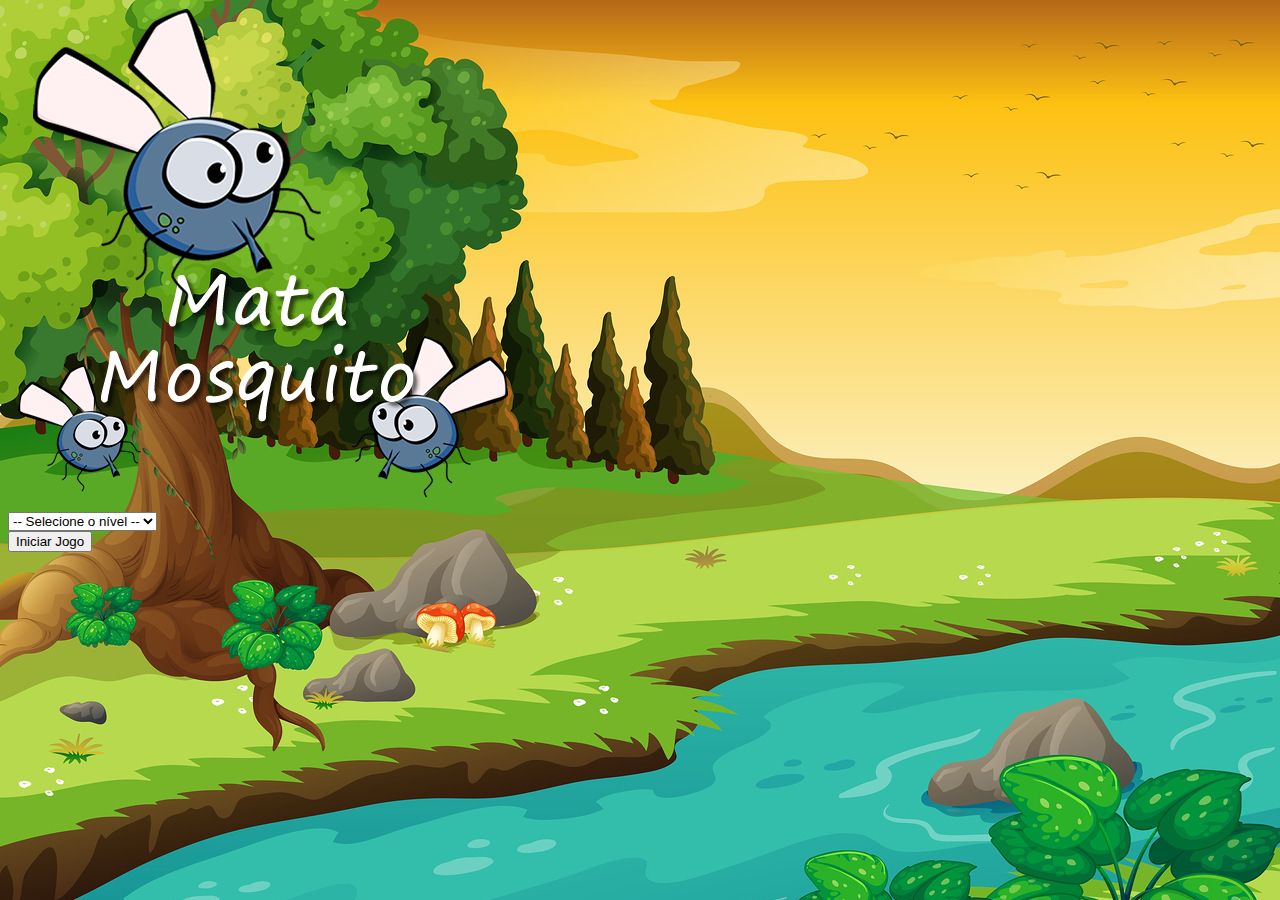
<file: App_Mata_Mosquito/index.html>
<!DOCTYPE html>
<html>
<head>
	<meta charset="utf-8">
	<link rel="stylesheet" href="https://stackpath.bootstrapcdn.com/bootstrap/4.5.0/css/bootstrap.min.css" integrity="sha384-9aIt2nRpC12Uk9gS9baDl411NQApFmC26EwAOH8WgZl5MYYxFfc+NcPb1dKGj7Sk" crossorigin="anonymous">
	
	<link rel="stylesheet" href="estilo.css">

	<script>
		function iniciarjogo() {
			var nivel = document.getElementById('nivel').value

			if(nivel === '') {
				alert('Selecione um nível para iniciar o jogo')
				return false
			}

			window.location.href = "app.html?" + nivel
		}
	</script>
	<title></title>
</head>
<body>
	<div class="container">
		<div class="row">
			<div class="col">
				<div class="d-flex justify-content-center">
					<img src="imagens/game.png">
					<!--<p style="font-weight: bold; color: #fff; font-size: 100px; margin-top: 57px">
						Parabéns, Rebeca!!!
					</p>-->
				</div>
			</div>
		</div>

<div class="row">
		<div class="col">
				<div class="d-flex justify-content-center">
					<div class="mb-2">
						<select class="form-control" id="nivel">
							<option value="">-- Selecione o nível --</option>
							<option value="normal">-- Normal --</option>
							<option value="dificil">-- Difícil --</option>
							<option value="chucknorris">-- Chuck NOrris --</option>
						</select>
					</div>
				</div>
		</div>
</div>

		<div class="row">
			<div class="col">
				<div class="d-flex justify-content-center">
					<button type="button" class="btn btn-danger btn-lg" onclick="iniciarjogo()">
						Iniciar Jogo
					</button>
				</div>
			</div>
		</div>
	</div>

</body>
</html>
</file>
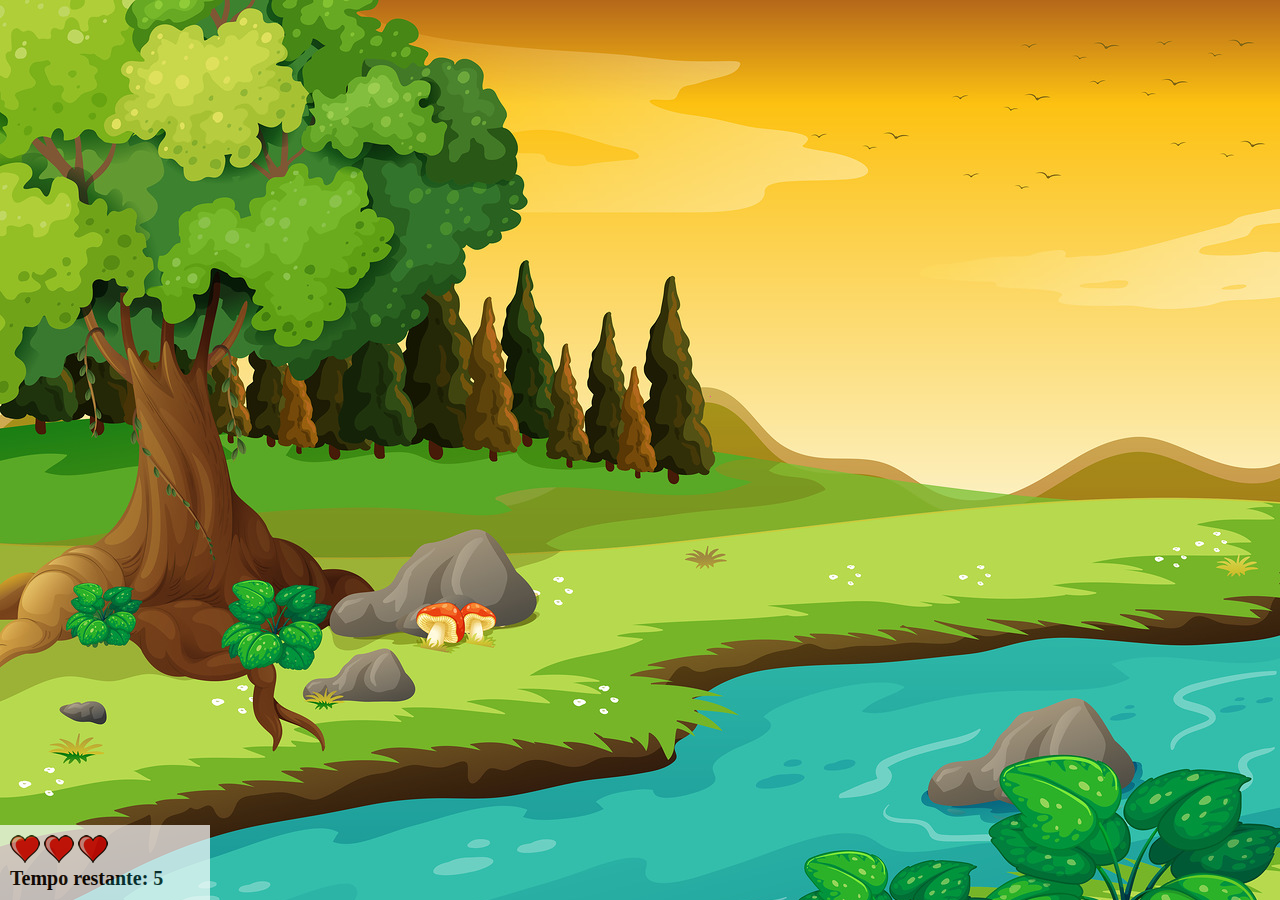
<file: App_Mata_Mosquito/app.html>
<!DOCTYPE html>
<html>
	<head>
		<title></title>

		<meta charset="utf-8">
		<link rel="stylesheet" href="estilo.css">
		<script src="jogo.js">
			
		</script>
	</head>


	<body onresize="ajustaTamanhoPalcoJogo()">
		<div class="painel">
			<div class="vidas">
				<img id="v1" src="imagens/coracao_cheio.png" />
				<img id="v2" src="imagens/coracao_cheio.png" />
				<img id="v3" src="imagens/coracao_cheio.png" />
			</div>

			<div class="cronometro">
				Tempo restante: <span id="cronometro"></span>
			</div>
		</div>
		<script>
			document.getElementById('cronometro').innerHTML = tempo;

			var CriaMosquito = setInterval(function() {
				posicaoRandomica()

			}, criaMosquitoTempo)

		</script>
	</body>
</html>
</file>
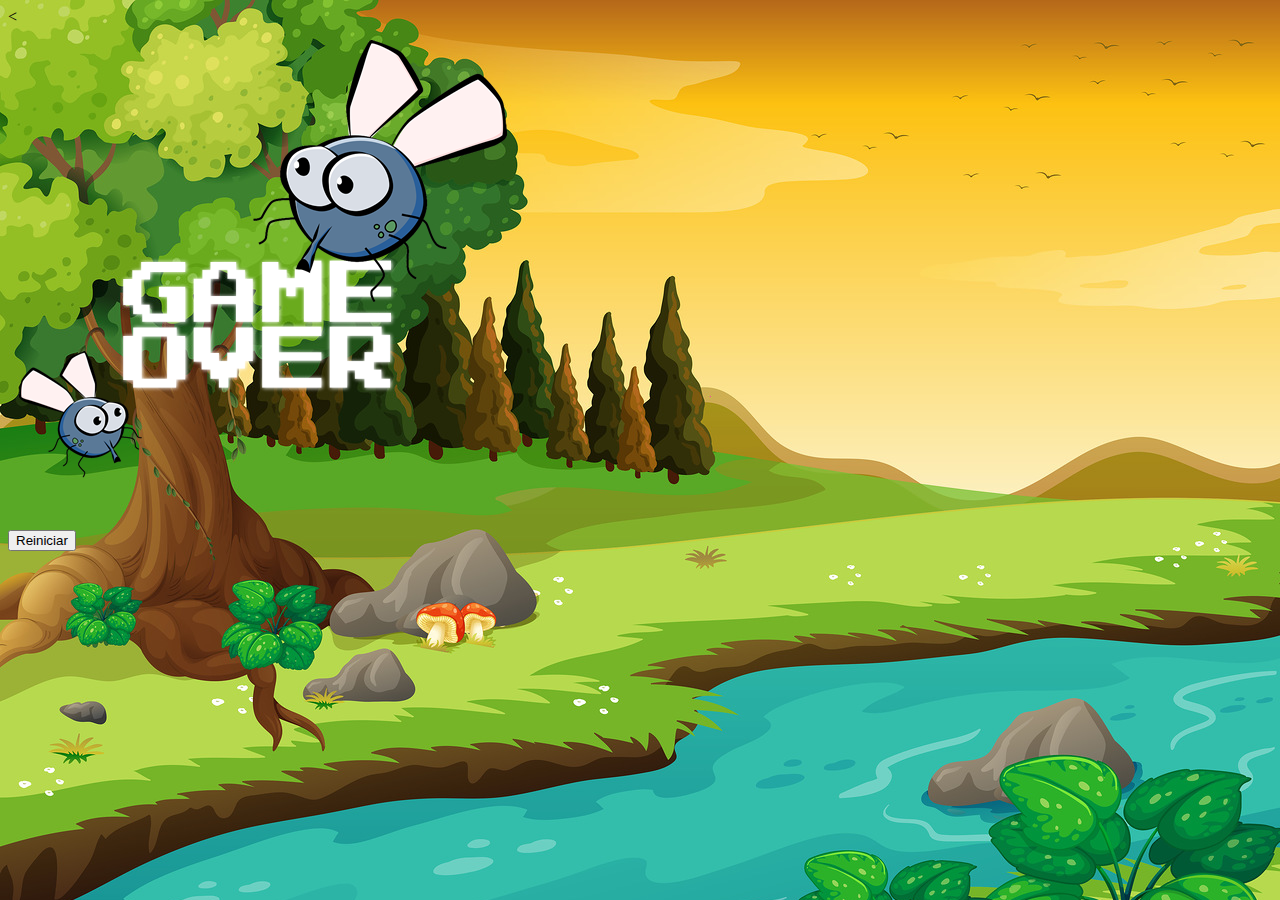
<file: App_Mata_Mosquito/fim_de_jogo.html>
<!DOCTYPE html>
<html>
<head>
	<meta charset="utf-8">
	<<link rel="stylesheet" href="https://stackpath.bootstrapcdn.com/bootstrap/4.5.0/css/bootstrap.min.css" integrity="sha384-9aIt2nRpC12Uk9gS9baDl411NQApFmC26EwAOH8WgZl5MYYxFfc+NcPb1dKGj7Sk" crossorigin="anonymous">
	
	<link rel="stylesheet" href="estilo.css">
	<title></title>
</head>
<body>
	<div class="container">
		<div class="row">
			<div class="col">
				<div class="d-flex justify-content-center">
					<img src="imagens/game_over.png">
				</div>
			</div>
		</div>

		<div class="row">
			<div class="col">
				<div class="d-flex justify-content-center">
					<button type="button" class="btn btn-danger btn-lg" onclick="window.location.href = 'index.html'">
						Reiniciar
					</button>
				</div>
			</div>
		</div>
	</div>

</body>
</html>
</file>
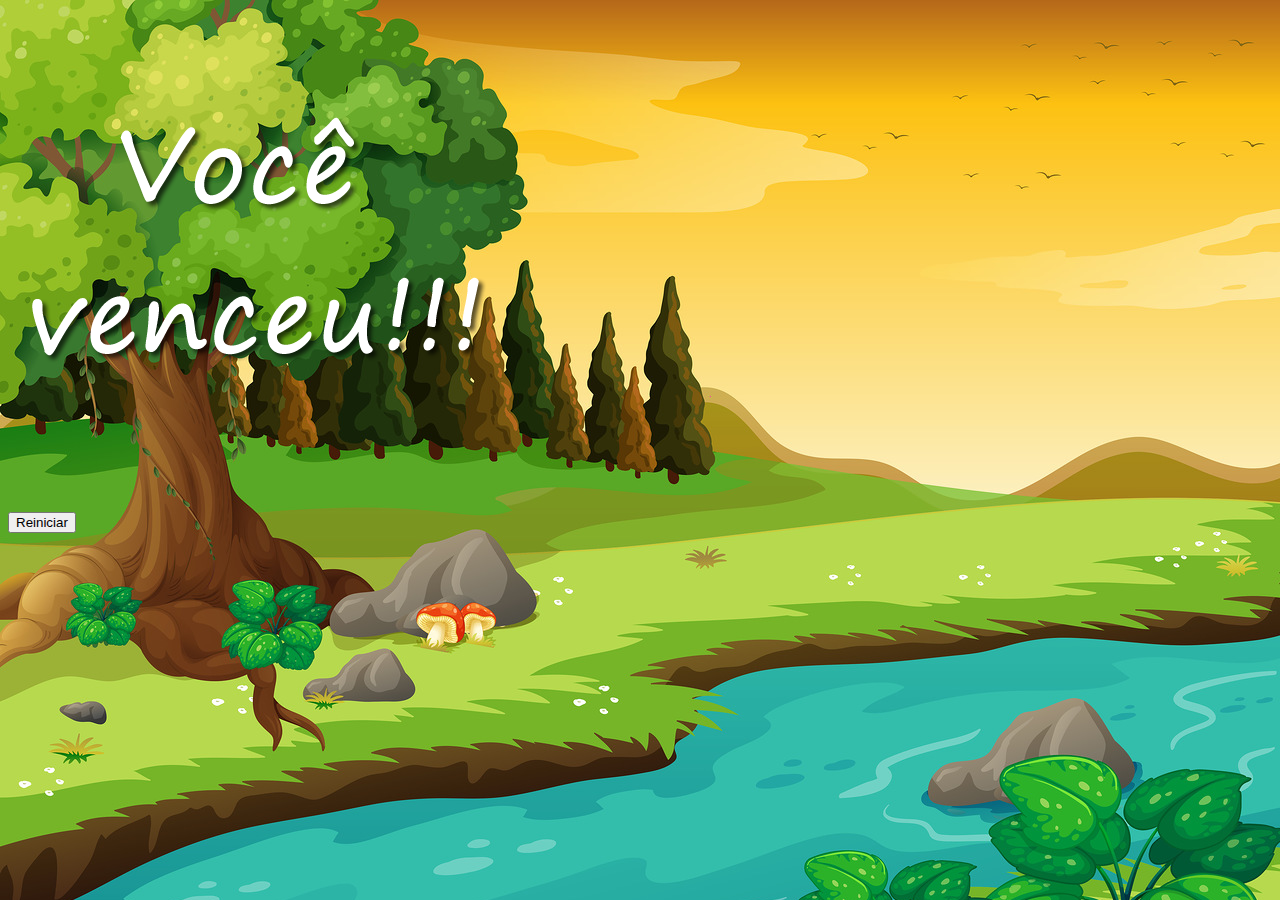
<file: App_Mata_Mosquito/vitoria.html>
<!DOCTYPE html>
<html>
<head>
	<meta charset="utf-8">
	<link rel="stylesheet" href="https://stackpath.bootstrapcdn.com/bootstrap/4.5.0/css/bootstrap.min.css" integrity="sha384-9aIt2nRpC12Uk9gS9baDl411NQApFmC26EwAOH8WgZl5MYYxFfc+NcPb1dKGj7Sk" crossorigin="anonymous">
	
	<link rel="stylesheet" href="estilo.css">
	<title></title>
</head>
<body>
	<div class="container">
		<div class="row">
			<div class="col">
				<div class="d-flex justify-content-center">
					<img src="imagens/vitoria.png">
					<!--<p style="font-weight: bold; color: #fff; font-size: 100px; margin-top: 57px">
						Parabéns, Rebeca!!!
					</p>-->
				</div>
			</div>
		</div>

		<div class="row">
			<div class="col">
				<div class="d-flex justify-content-center">
					<button type="button" class="btn btn-danger btn-lg" onclick="window.location.href = 'index.html'">
						Reiniciar
					</button>
				</div>
			</div>
		</div>
	</div>

</body>
</html>
</file>
<file: App_Mata_Mosquito/estilo.css>
html {
	cursor: url(imagens/mata_mosca.png) 30 30, auto;
}

body {

	background-image: url(imagens/bg.jpg);
	background-repeat: no-repeat;
}

/*#bg {
	width: 100%;
	position: absolute;
}*/

.mosquito1 {
	width: 50px;
	height: 50px;
}

.mosquito2 {
	width: 70px;
	height: 70px;
}

.mosquito3 {
	width: 90px;
	height: 90px;
}

.ladoA {
	transform: scaleX(1);
}

.ladoB {
	transform: scaleX(-1);
}

.painel {
	position: absolute;
	width: 190px;
	padding: 10px;
	left: 0px;
	bottom: 0px;
	border-topo: solid 1px #fff;
	background-color: #fff;
	opacity: 0.7;
}

.vidas {
	float: left;
}

.cronometro {
	float: left;
	font-size: 20px;
	font-weight: bold;
}
</file>
